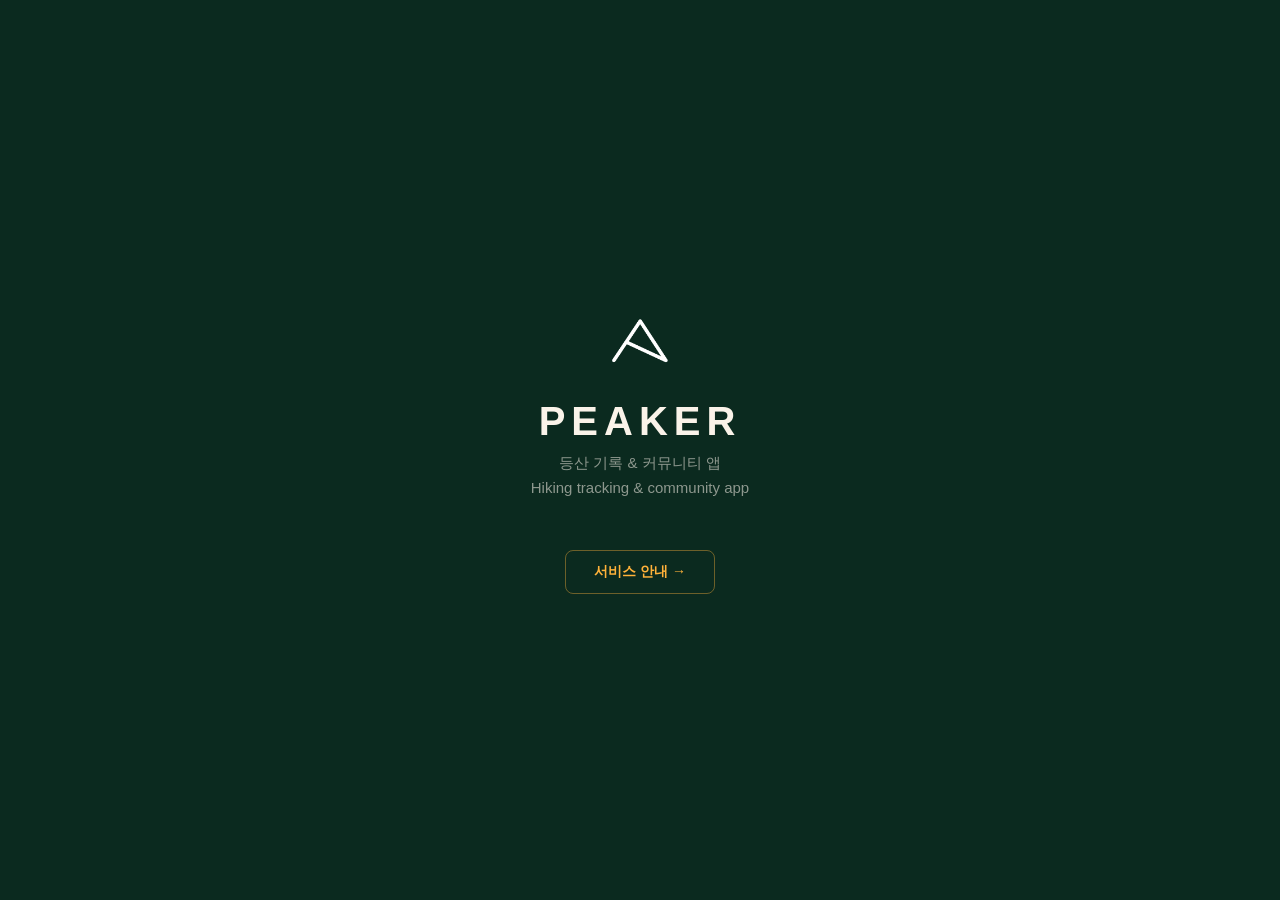
<file: index.html>
<!DOCTYPE html>
<html lang="ko">
<head>
  <meta charset="UTF-8">
  <meta name="viewport" content="width=device-width, initial-scale=1.0">
  <title>PEAKER</title>
  <link rel="stylesheet" href="assets/style.css">
  <style>
    body {
      background: var(--forest);
      color: var(--paper);
      display: flex;
      flex-direction: column;
      align-items: center;
      justify-content: center;
      min-height: 100vh;
      text-align: center;
      padding: 24px;
    }
    img.logo { width: 72px; margin-bottom: 20px; }
    h1 { font-size: 40px; font-weight: 900; letter-spacing: 6px; margin-bottom: 10px; }
    p { font-size: 15px; color: rgba(250,243,233,0.55); margin-bottom: 6px; }
    .links { margin-top: 48px; }
    .links a {
      display: inline-block;
      color: var(--marigold);
      font-size: 14px;
      font-weight: 700;
      border: 1px solid rgba(255,178,58,0.4);
      border-radius: 8px;
      padding: 12px 28px;
    }
    .links a:hover { background: rgba(255,178,58,0.08); opacity: 1; }
  </style>
</head>
<body>
  <img class="logo" src="assets/peaker_logo_white.png" alt="PEAKER">
  <h1>PEAKER</h1>
  <p>등산 기록 & 커뮤니티 앱</p>
  <p>Hiking tracking & community app</p>
  <div class="links">
    <a href="PEAKER/">서비스 안내 →</a>
  </div>
</body>
</html>
</file>
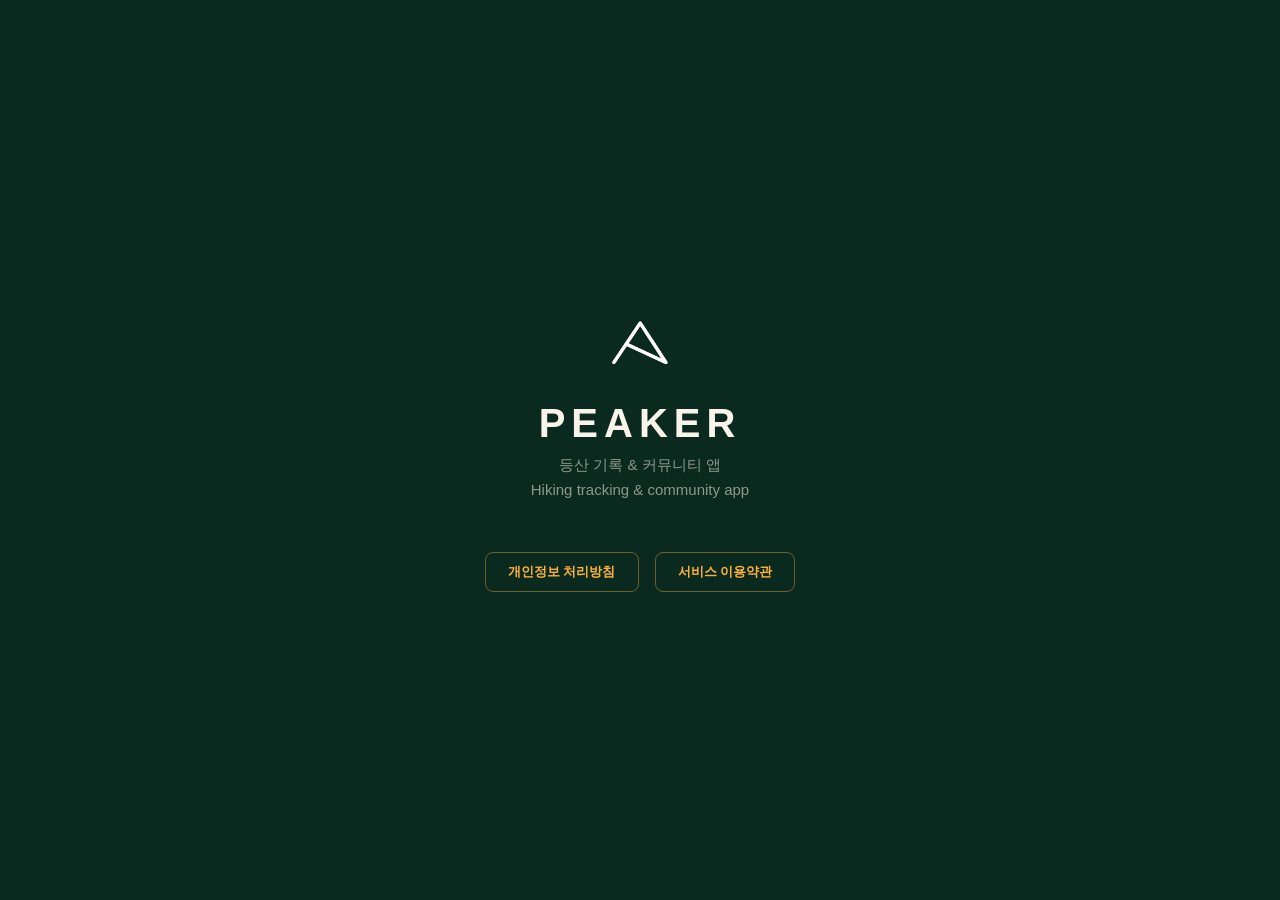
<file: PEAKER/index.html>
<!DOCTYPE html>
<html lang="ko">
<head>
  <meta charset="UTF-8">
  <meta name="viewport" content="width=device-width, initial-scale=1.0">
  <title>PEAKER</title>
  <link rel="stylesheet" href="../assets/style.css">
  <style>
    body {
      background: var(--forest);
      color: var(--paper);
      display: flex;
      flex-direction: column;
      align-items: center;
      justify-content: center;
      min-height: 100vh;
      text-align: center;
      padding: 24px;
    }
    img.logo { width: 72px; margin-bottom: 20px; }
    h1 { font-size: 40px; font-weight: 900; letter-spacing: 6px; margin-bottom: 10px; }
    p { font-size: 15px; color: rgba(250,243,233,0.55); margin-bottom: 6px; }
    .links { margin-top: 48px; display: flex; gap: 16px; flex-wrap: wrap; justify-content: center; }
    .links a {
      color: var(--marigold);
      font-size: 13px;
      font-weight: 700;
      border: 1px solid rgba(255,178,58,0.4);
      border-radius: 8px;
      padding: 10px 22px;
    }
    .links a:hover { background: rgba(255,178,58,0.08); opacity: 1; }
  </style>
</head>
<body>
  <img class="logo" src="../assets/peaker_logo_white.png" alt="PEAKER">
  <h1>PEAKER</h1>
  <p>등산 기록 & 커뮤니티 앱</p>
  <p>Hiking tracking & community app</p>
  <div class="links">
    <a href="privacy.html">개인정보 처리방침</a>
    <a href="terms.html">서비스 이용약관</a>
  </div>
</body>
</html>
</file>
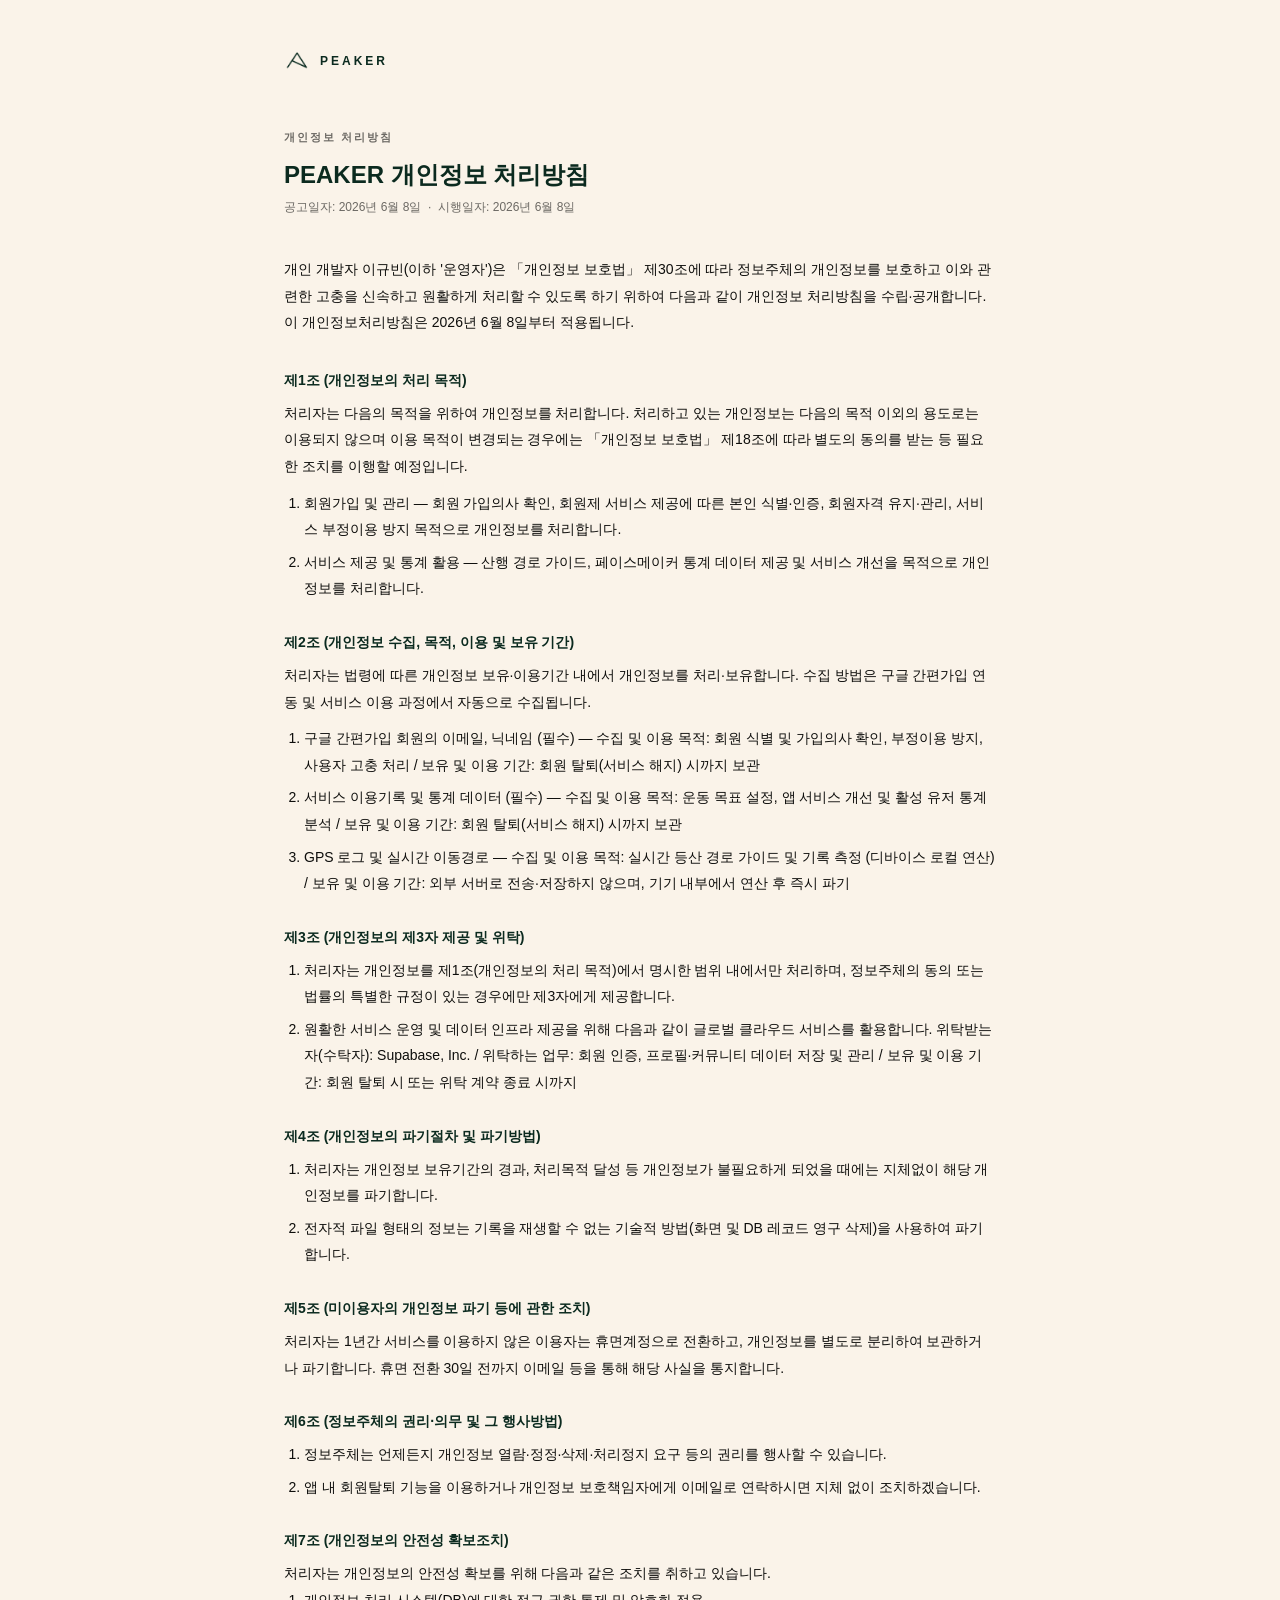
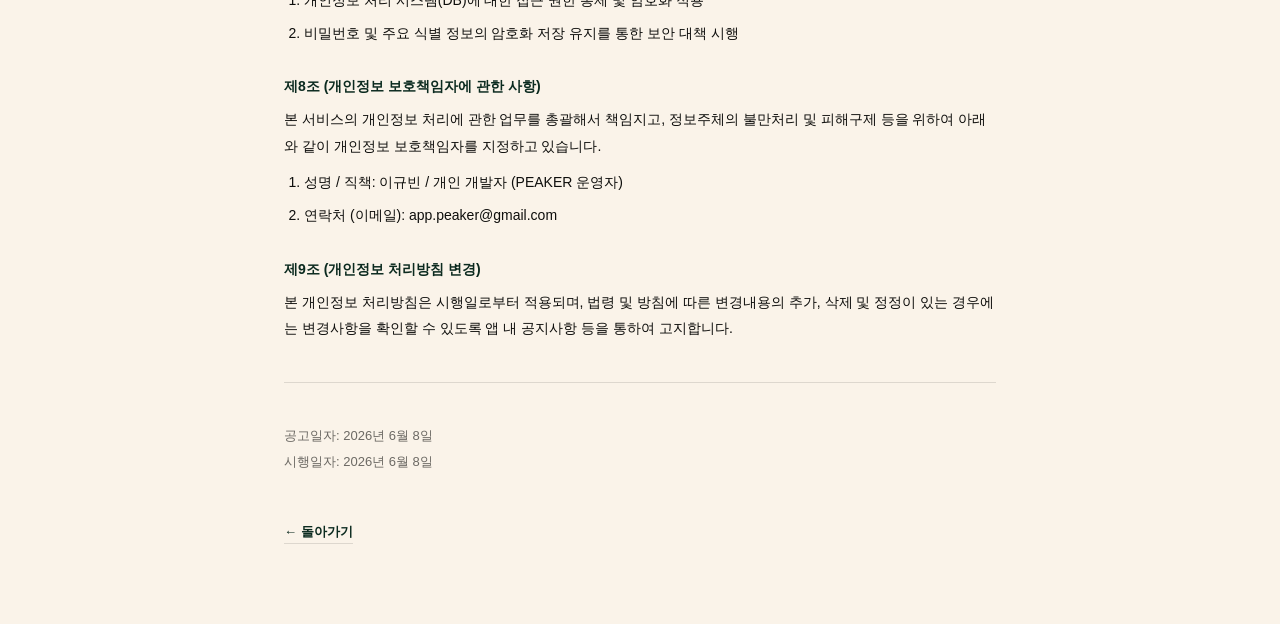
<file: PEAKER/privacy.html>
<!DOCTYPE html>
<html lang="ko">
<head>
  <meta charset="UTF-8">
  <meta name="viewport" content="width=device-width, initial-scale=1.0">
  <title>개인정보 처리방침 — PEAKER</title>
  <link rel="stylesheet" href="../assets/style.css">
  <style>
    body { background: var(--paper); color: var(--forest); max-width: 760px; margin: 0 auto; padding: 48px 24px 80px; }
    nav { display: flex; align-items: center; gap: 10px; margin-bottom: 56px; }
    nav img { width: 26px; }
    nav span { font-size: 12px; font-weight: 800; letter-spacing: 3px; color: var(--forest); }
    .doc-label { font-size: 11px; font-weight: 700; letter-spacing: 2px; color: var(--ink60); margin-bottom: 14px; }
    h1 { font-size: 24px; font-weight: 900; margin-bottom: 8px; }
    .meta { font-size: 12px; color: var(--ink60); margin-bottom: 40px; }
    .intro { font-size: 14px; line-height: 1.9; color: var(--ink); margin-bottom: 36px; }
    .article { margin-bottom: 32px; }
    .article h2 { font-size: 14px; font-weight: 800; margin-bottom: 10px; }
    .article p, .article li { font-size: 14px; line-height: 1.9; color: var(--ink); }
    .article ol, .article ul { padding-left: 20px; }
    .article li { margin-bottom: 6px; }
    hr { border: none; border-top: 1px solid var(--ink15); margin: 40px 0; }
    .footer-meta { font-size: 13px; color: var(--ink60); line-height: 2; }
    .back { display: inline-block; margin-top: 48px; font-size: 13px; font-weight: 600; color: var(--forest); border-bottom: 1px solid var(--ink15); padding-bottom: 2px; }
  </style>
</head>
<body>
  <nav>
    <img src="../assets/peaker_logo.png" alt="PEAKER">
    <span>PEAKER</span>
  </nav>

  <div class="doc-label">개인정보 처리방침</div>
  <h1>PEAKER 개인정보 처리방침</h1>
  <div class="meta">공고일자: 2026년 6월 8일 &nbsp;·&nbsp; 시행일자: 2026년 6월 8일</div>

  <div class="intro">
    개인 개발자 이규빈(이하 '운영자')은 「개인정보 보호법」 제30조에 따라 정보주체의 개인정보를 보호하고 이와 관련한 고충을 신속하고 원활하게 처리할 수 있도록 하기 위하여 다음과 같이 개인정보 처리방침을 수립·공개합니다. 이 개인정보처리방침은 2026년 6월 8일부터 적용됩니다.
  </div>

  <div class="article">
    <h2>제1조 (개인정보의 처리 목적)</h2>
    <p>처리자는 다음의 목적을 위하여 개인정보를 처리합니다. 처리하고 있는 개인정보는 다음의 목적 이외의 용도로는 이용되지 않으며 이용 목적이 변경되는 경우에는 「개인정보 보호법」 제18조에 따라 별도의 동의를 받는 등 필요한 조치를 이행할 예정입니다.</p>
    <ol style="margin-top:10px;">
      <li>회원가입 및 관리 — 회원 가입의사 확인, 회원제 서비스 제공에 따른 본인 식별·인증, 회원자격 유지·관리, 서비스 부정이용 방지 목적으로 개인정보를 처리합니다.</li>
      <li>서비스 제공 및 통계 활용 — 산행 경로 가이드, 페이스메이커 통계 데이터 제공 및 서비스 개선을 목적으로 개인정보를 처리합니다.</li>
    </ol>
  </div>

  <div class="article">
    <h2>제2조 (개인정보 수집, 목적, 이용 및 보유 기간)</h2>
    <p>처리자는 법령에 따른 개인정보 보유·이용기간 내에서 개인정보를 처리·보유합니다. 수집 방법은 구글 간편가입 연동 및 서비스 이용 과정에서 자동으로 수집됩니다.</p>
    <ol style="margin-top:10px;">
      <li>구글 간편가입 회원의 이메일, 닉네임 (필수) — 수집 및 이용 목적: 회원 식별 및 가입의사 확인, 부정이용 방지, 사용자 고충 처리 / 보유 및 이용 기간: 회원 탈퇴(서비스 해지) 시까지 보관</li>
      <li>서비스 이용기록 및 통계 데이터 (필수) — 수집 및 이용 목적: 운동 목표 설정, 앱 서비스 개선 및 활성 유저 통계 분석 / 보유 및 이용 기간: 회원 탈퇴(서비스 해지) 시까지 보관</li>
      <li>GPS 로그 및 실시간 이동경로 — 수집 및 이용 목적: 실시간 등산 경로 가이드 및 기록 측정 (디바이스 로컬 연산) / 보유 및 이용 기간: 외부 서버로 전송·저장하지 않으며, 기기 내부에서 연산 후 즉시 파기</li>
    </ol>
  </div>

  <div class="article">
    <h2>제3조 (개인정보의 제3자 제공 및 위탁)</h2>
    <ol>
      <li>처리자는 개인정보를 제1조(개인정보의 처리 목적)에서 명시한 범위 내에서만 처리하며, 정보주체의 동의 또는 법률의 특별한 규정이 있는 경우에만 제3자에게 제공합니다.</li>
      <li>원활한 서비스 운영 및 데이터 인프라 제공을 위해 다음과 같이 글로벌 클라우드 서비스를 활용합니다. 위탁받는 자(수탁자): Supabase, Inc. / 위탁하는 업무: 회원 인증, 프로필·커뮤니티 데이터 저장 및 관리 / 보유 및 이용 기간: 회원 탈퇴 시 또는 위탁 계약 종료 시까지</li>
    </ol>
  </div>

  <div class="article">
    <h2>제4조 (개인정보의 파기절차 및 파기방법)</h2>
    <ol>
      <li>처리자는 개인정보 보유기간의 경과, 처리목적 달성 등 개인정보가 불필요하게 되었을 때에는 지체없이 해당 개인정보를 파기합니다.</li>
      <li>전자적 파일 형태의 정보는 기록을 재생할 수 없는 기술적 방법(화면 및 DB 레코드 영구 삭제)을 사용하여 파기합니다.</li>
    </ol>
  </div>

  <div class="article">
    <h2>제5조 (미이용자의 개인정보 파기 등에 관한 조치)</h2>
    <p>처리자는 1년간 서비스를 이용하지 않은 이용자는 휴면계정으로 전환하고, 개인정보를 별도로 분리하여 보관하거나 파기합니다. 휴면 전환 30일 전까지 이메일 등을 통해 해당 사실을 통지합니다.</p>
  </div>

  <div class="article">
    <h2>제6조 (정보주체의 권리·의무 및 그 행사방법)</h2>
    <ol>
      <li>정보주체는 언제든지 개인정보 열람·정정·삭제·처리정지 요구 등의 권리를 행사할 수 있습니다.</li>
      <li>앱 내 회원탈퇴 기능을 이용하거나 개인정보 보호책임자에게 이메일로 연락하시면 지체 없이 조치하겠습니다.</li>
    </ol>
  </div>

  <div class="article">
    <h2>제7조 (개인정보의 안전성 확보조치)</h2>
    <p>처리자는 개인정보의 안전성 확보를 위해 다음과 같은 조치를 취하고 있습니다.</p>
    <ol>
      <li>개인정보 처리 시스템(DB)에 대한 접근 권한 통제 및 암호화 적용</li>
      <li>비밀번호 및 주요 식별 정보의 암호화 저장 유지를 통한 보안 대책 시행</li>
    </ol>
  </div>

  <div class="article">
    <h2>제8조 (개인정보 보호책임자에 관한 사항)</h2>
    <p>본 서비스의 개인정보 처리에 관한 업무를 총괄해서 책임지고, 정보주체의 불만처리 및 피해구제 등을 위하여 아래와 같이 개인정보 보호책임자를 지정하고 있습니다.</p>
    <ol style="margin-top:10px;">
      <li>성명 / 직책: 이규빈 / 개인 개발자 (PEAKER 운영자)</li>
      <li>연락처 (이메일): app.peaker@gmail.com</li>
    </ol>
  </div>

  <div class="article">
    <h2>제9조 (개인정보 처리방침 변경)</h2>
    <p>본 개인정보 처리방침은 시행일로부터 적용되며, 법령 및 방침에 따른 변경내용의 추가, 삭제 및 정정이 있는 경우에는 변경사항을 확인할 수 있도록 앱 내 공지사항 등을 통하여 고지합니다.</p>
  </div>

  <hr>
  <div class="footer-meta">
    공고일자: 2026년 6월 8일<br>
    시행일자: 2026년 6월 8일
  </div>

  <a href="index.html" class="back">← 돌아가기</a>
</body>
</html>
</file>
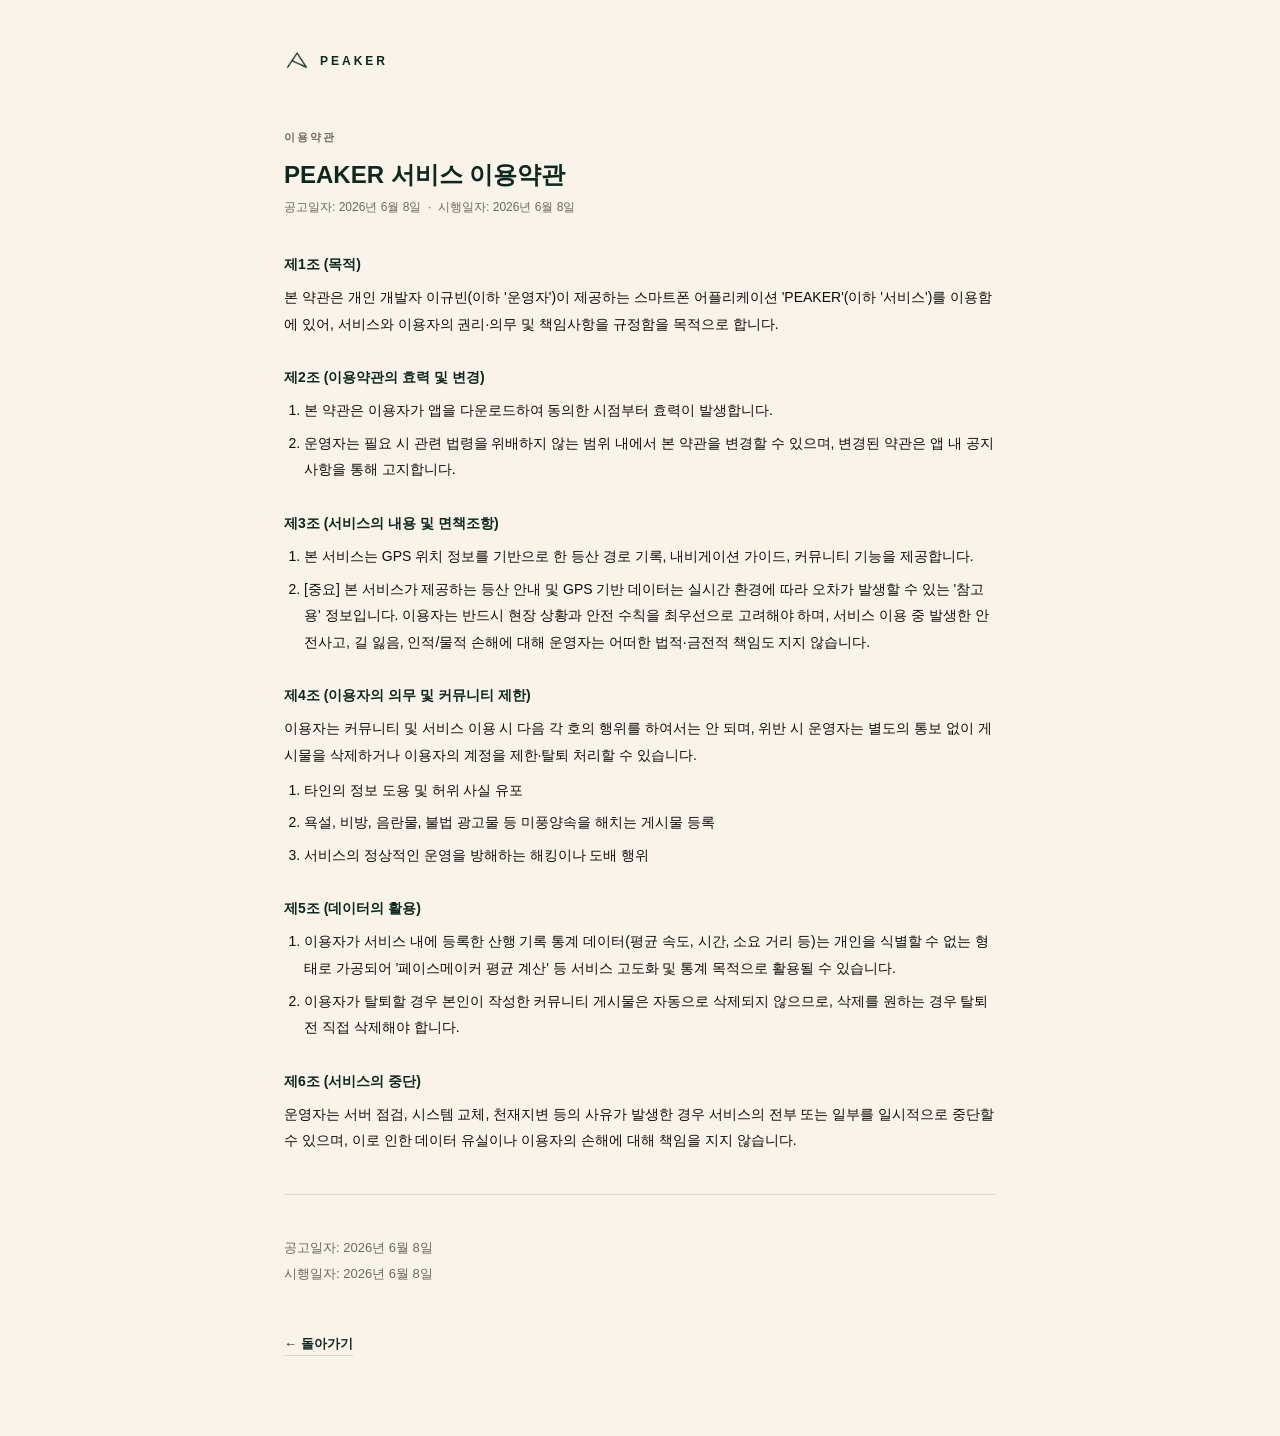
<file: PEAKER/terms.html>
<!DOCTYPE html>
<html lang="ko">
<head>
  <meta charset="UTF-8">
  <meta name="viewport" content="width=device-width, initial-scale=1.0">
  <title>서비스 이용약관 — PEAKER</title>
  <link rel="stylesheet" href="../assets/style.css">
  <style>
    body { background: var(--paper); color: var(--forest); max-width: 760px; margin: 0 auto; padding: 48px 24px 80px; }
    nav { display: flex; align-items: center; gap: 10px; margin-bottom: 56px; }
    nav img { width: 26px; }
    nav span { font-size: 12px; font-weight: 800; letter-spacing: 3px; color: var(--forest); }
    .doc-label { font-size: 11px; font-weight: 700; letter-spacing: 2px; color: var(--ink60); margin-bottom: 14px; }
    h1 { font-size: 24px; font-weight: 900; margin-bottom: 8px; }
    .meta { font-size: 12px; color: var(--ink60); margin-bottom: 40px; }
    .article { margin-bottom: 32px; }
    .article h2 { font-size: 14px; font-weight: 800; margin-bottom: 10px; }
    .article p, .article li { font-size: 14px; line-height: 1.9; color: var(--ink); }
    .article ol, .article ul { padding-left: 20px; }
    .article li { margin-bottom: 6px; }
    hr { border: none; border-top: 1px solid var(--ink15); margin: 40px 0; }
    .footer-meta { font-size: 13px; color: var(--ink60); line-height: 2; }
    .back { display: inline-block; margin-top: 48px; font-size: 13px; font-weight: 600; color: var(--forest); border-bottom: 1px solid var(--ink15); padding-bottom: 2px; }
  </style>
</head>
<body>
  <nav>
    <img src="../assets/peaker_logo.png" alt="PEAKER">
    <span>PEAKER</span>
  </nav>

  <div class="doc-label">이용약관</div>
  <h1>PEAKER 서비스 이용약관</h1>
  <div class="meta">공고일자: 2026년 6월 8일 &nbsp;·&nbsp; 시행일자: 2026년 6월 8일</div>

  <div class="article">
    <h2>제1조 (목적)</h2>
    <p>본 약관은 개인 개발자 이규빈(이하 '운영자')이 제공하는 스마트폰 어플리케이션 'PEAKER'(이하 '서비스')를 이용함에 있어, 서비스와 이용자의 권리·의무 및 책임사항을 규정함을 목적으로 합니다.</p>
  </div>

  <div class="article">
    <h2>제2조 (이용약관의 효력 및 변경)</h2>
    <ol>
      <li>본 약관은 이용자가 앱을 다운로드하여 동의한 시점부터 효력이 발생합니다.</li>
      <li>운영자는 필요 시 관련 법령을 위배하지 않는 범위 내에서 본 약관을 변경할 수 있으며, 변경된 약관은 앱 내 공지사항을 통해 고지합니다.</li>
    </ol>
  </div>

  <div class="article">
    <h2>제3조 (서비스의 내용 및 면책조항)</h2>
    <ol>
      <li>본 서비스는 GPS 위치 정보를 기반으로 한 등산 경로 기록, 내비게이션 가이드, 커뮤니티 기능을 제공합니다.</li>
      <li>[중요] 본 서비스가 제공하는 등산 안내 및 GPS 기반 데이터는 실시간 환경에 따라 오차가 발생할 수 있는 '참고용' 정보입니다. 이용자는 반드시 현장 상황과 안전 수칙을 최우선으로 고려해야 하며, 서비스 이용 중 발생한 안전사고, 길 잃음, 인적/물적 손해에 대해 운영자는 어떠한 법적·금전적 책임도 지지 않습니다.</li>
    </ol>
  </div>

  <div class="article">
    <h2>제4조 (이용자의 의무 및 커뮤니티 제한)</h2>
    <p>이용자는 커뮤니티 및 서비스 이용 시 다음 각 호의 행위를 하여서는 안 되며, 위반 시 운영자는 별도의 통보 없이 게시물을 삭제하거나 이용자의 계정을 제한·탈퇴 처리할 수 있습니다.</p>
    <ol style="margin-top:8px;">
      <li>타인의 정보 도용 및 허위 사실 유포</li>
      <li>욕설, 비방, 음란물, 불법 광고물 등 미풍양속을 해치는 게시물 등록</li>
      <li>서비스의 정상적인 운영을 방해하는 해킹이나 도배 행위</li>
    </ol>
  </div>

  <div class="article">
    <h2>제5조 (데이터의 활용)</h2>
    <ol>
      <li>이용자가 서비스 내에 등록한 산행 기록 통계 데이터(평균 속도, 시간, 소요 거리 등)는 개인을 식별할 수 없는 형태로 가공되어 '페이스메이커 평균 계산' 등 서비스 고도화 및 통계 목적으로 활용될 수 있습니다.</li>
      <li>이용자가 탈퇴할 경우 본인이 작성한 커뮤니티 게시물은 자동으로 삭제되지 않으므로, 삭제를 원하는 경우 탈퇴 전 직접 삭제해야 합니다.</li>
    </ol>
  </div>

  <div class="article">
    <h2>제6조 (서비스의 중단)</h2>
    <p>운영자는 서버 점검, 시스템 교체, 천재지변 등의 사유가 발생한 경우 서비스의 전부 또는 일부를 일시적으로 중단할 수 있으며, 이로 인한 데이터 유실이나 이용자의 손해에 대해 책임을 지지 않습니다.</p>
  </div>

  <hr>
  <div class="footer-meta">
    공고일자: 2026년 6월 8일<br>
    시행일자: 2026년 6월 8일
  </div>

  <a href="index.html" class="back">← 돌아가기</a>
</body>
</html>
</file>
<file: assets/style.css>
:root {
  --forest:   #0B2A1F;
  --forest2:  #143A2C;
  --forest3:  #1E4B3B;
  --marigold: #FFB23A;
  --marigold2:#F09C24;
  --paper:    #FAF3E9;
  --paper2:   #ECE9E0;
  --ink:      #0E0E0C;
  --ink60:    rgba(14,14,12,0.6);
  --ink40:    rgba(14,14,12,0.4);
  --ink15:    rgba(14,14,12,0.12);
  --white:    #FFFFFF;
}

* { margin: 0; padding: 0; box-sizing: border-box; }

body {
  font-family: -apple-system, BlinkMacSystemFont, 'Segoe UI', sans-serif;
  background: var(--paper);
  color: var(--forest);
}

a {
  color: var(--forest2);
  text-decoration: none;
}

a:hover { opacity: 0.7; }
</file>
